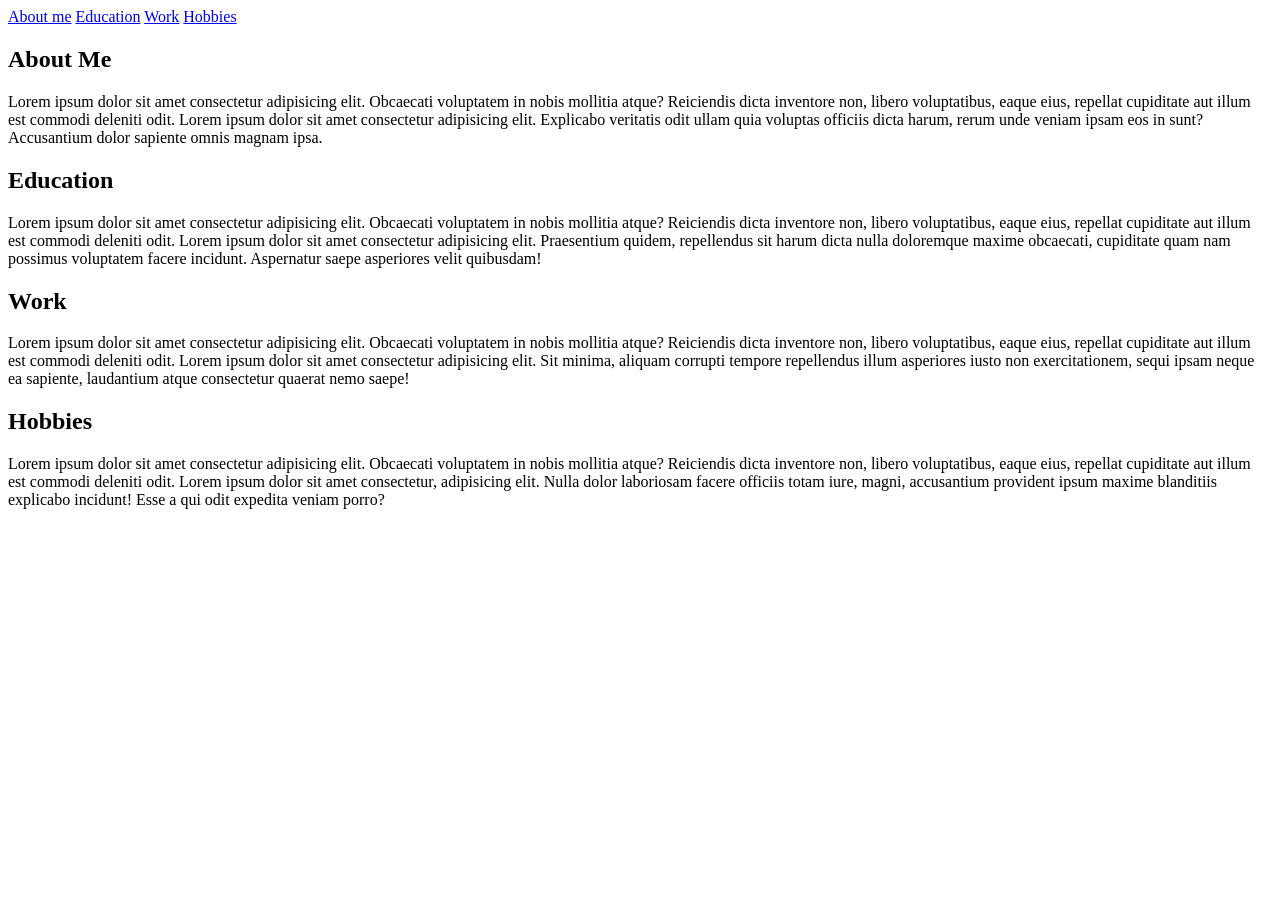
<file: index.html>
<!DOCTYPE html>
<html lang="en">
<head>
    <meta charset="UTF-8">
    <meta name="viewport" content="width=device-width, initial-scale=1.0">
    <title>Bohdan Fedorchuck</title>
</head>
<body>
    <nav>
        <a href="#about">About me</a>
        <a href="#education">Education</a>
        <a href="#work">Work</a>
        <a href="#hobbies">Hobbies</a>
    </nav>
    
    <main>
        <article>
            <h2 id="about">About Me</h2>
            <section>
                Lorem ipsum dolor sit amet consectetur adipisicing elit. Obcaecati voluptatem in nobis mollitia atque? Reiciendis dicta inventore non, libero voluptatibus, eaque eius, repellat cupiditate aut illum est commodi deleniti odit.
                Lorem ipsum dolor sit amet consectetur adipisicing elit. Explicabo veritatis odit ullam quia voluptas officiis dicta harum, rerum unde veniam ipsam eos in sunt? Accusantium dolor sapiente omnis magnam ipsa.
            </section>

            <h2 id="education">Education</h2>
            <section>
                Lorem ipsum dolor sit amet consectetur adipisicing elit. Obcaecati voluptatem in nobis mollitia atque? Reiciendis dicta inventore non, libero voluptatibus, eaque eius, repellat cupiditate aut illum est commodi deleniti odit.
                Lorem ipsum dolor sit amet consectetur adipisicing elit. Praesentium quidem, repellendus sit harum dicta nulla doloremque maxime obcaecati, cupiditate quam nam possimus voluptatem facere incidunt. Aspernatur saepe asperiores velit quibusdam!
            </section>

            <h2 id="work">Work</h2>
            <section>
                Lorem ipsum dolor sit amet consectetur adipisicing elit. Obcaecati voluptatem in nobis mollitia atque? Reiciendis dicta inventore non, libero voluptatibus, eaque eius, repellat cupiditate aut illum est commodi deleniti odit.
                Lorem ipsum dolor sit amet consectetur adipisicing elit. Sit minima, aliquam corrupti tempore repellendus illum asperiores iusto non exercitationem, sequi ipsam neque ea sapiente, laudantium atque consectetur quaerat nemo saepe!
            </section>

            <h2 id="hobbies">Hobbies</h2>
            <section>
                Lorem ipsum dolor sit amet consectetur adipisicing elit. Obcaecati voluptatem in nobis mollitia atque? Reiciendis dicta inventore non, libero voluptatibus, eaque eius, repellat cupiditate aut illum est commodi deleniti odit.
                Lorem ipsum dolor sit amet consectetur, adipisicing elit. Nulla dolor laboriosam facere officiis totam iure, magni, accusantium provident ipsum maxime blanditiis explicabo incidunt! Esse a qui odit expedita veniam porro?
            </section>
        </article>
    </main>
</body>
</html>
</file>
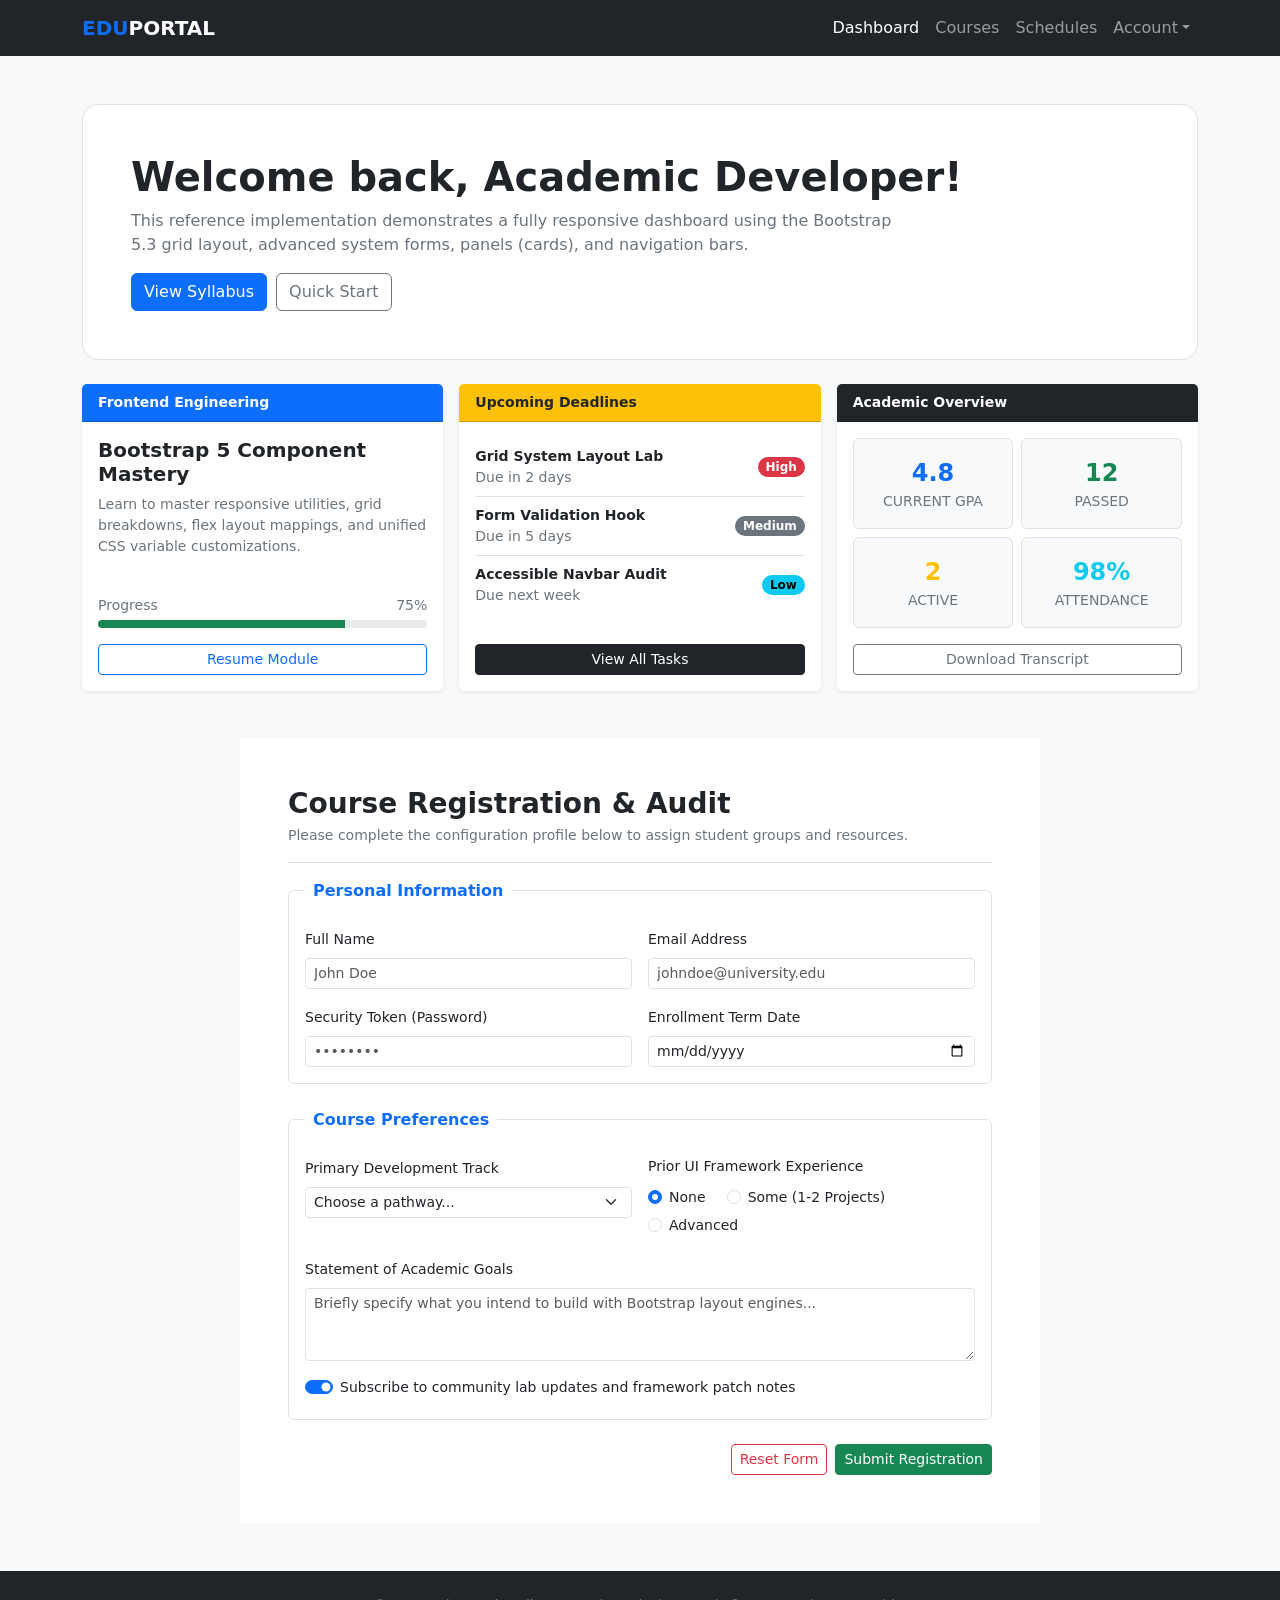
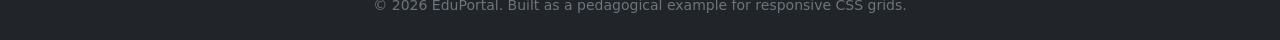
<file: Bootstrap/index.html>
<!DOCTYPE html>
<html lang="en">
<head>
  <meta charset="UTF-8">
  <meta name="viewport" content="width=device-width, initial-scale=1">
  <title>EduPortal</title>
  <link href="https://cdn.jsdelivr.net/npm/bootstrap@5.3.3/dist/css/bootstrap.min.css" rel="stylesheet">
  <style>
    .card.h-100 {
      transition: transform .25s ease, box-shadow .25s ease;
    }
    .card.h-100:hover {
      transform: translateY(-6px);
      box-shadow: 0 .75rem 1.5rem rgba(0, 0, 0, .15) !important;
    }
    @media (prefers-reduced-motion: reduce) {
      .card.h-100 { transition: none; }
      .card.h-100:hover { transform: none; }
    }
  </style>
</head>
<body class="bg-light d-flex flex-column min-vh-100">

  <!-- Navbar -->
  <nav class="navbar navbar-expand-md navbar-dark bg-dark">
    <div class="container">
      <a class="navbar-brand fw-bold" href="#"><span class="text-primary">EDU</span>PORTAL</a>
      <button class="navbar-toggler" type="button" data-bs-toggle="collapse" data-bs-target="#mainNav"
              aria-controls="mainNav" aria-expanded="false" aria-label="Toggle navigation">
        <span class="navbar-toggler-icon"></span>
      </button>
      <div class="collapse navbar-collapse" id="mainNav">
        <ul class="navbar-nav ms-auto">
          <li class="nav-item"><a class="nav-link active" aria-current="page" href="#">Dashboard</a></li>
          <li class="nav-item"><a class="nav-link" href="#">Courses</a></li>
          <li class="nav-item"><a class="nav-link" href="#">Schedules</a></li>
          <li class="nav-item dropdown">
            <a class="nav-link dropdown-toggle" href="#" role="button" data-bs-toggle="dropdown" aria-expanded="false">Account</a>
            <ul class="dropdown-menu dropdown-menu-end">
              <li><a class="dropdown-item" href="#">Profile</a></li>
              <li><a class="dropdown-item" href="#">Settings</a></li>
              <li><hr class="dropdown-divider"></li>
              <li><a class="dropdown-item" href="#">Log out</a></li>
            </ul>
          </li>
        </ul>
      </div>
    </div>
  </nav>

  <main class="flex-grow-1">
    <div class="container py-5">

      <!-- Hero -->
      <section class="p-4 p-md-5 mb-4 bg-white border rounded-4">
        <h1 class="display-6 fw-bold">Welcome back, Academic Developer!</h1>
        <p class="text-secondary col-lg-9">
          This reference implementation demonstrates a fully responsive dashboard using the Bootstrap 5.3
          grid layout, advanced system forms, panels (cards), and navigation bars.
        </p>
        <a href="#" class="btn btn-primary me-1">View Syllabus</a>
        <a href="#" class="btn btn-outline-secondary">Quick Start</a>
      </section>

      <!-- Cards -->
      <div class="row g-3 mb-5">
        <div class="col-12 col-md-4">
          <div class="card h-100 border-0 shadow-sm">
            <div class="card-header bg-primary text-white fw-semibold small">Frontend Engineering</div>
            <div class="card-body d-flex flex-column">
              <h5 class="card-title fw-bold">Bootstrap 5 Component Mastery</h5>
              <p class="card-text text-secondary small">
                Learn to master responsive utilities, grid breakdowns, flex layout mappings, and unified CSS variable customizations.
              </p>
              <div class="mt-auto">
                <div class="d-flex justify-content-between small text-secondary mb-1">
                  <span>Progress</span><span>75%</span>
                </div>
                <div class="progress mb-3" style="height: 8px;">
                  <div class="progress-bar bg-success" role="progressbar" style="width: 75%;"
                       aria-valuenow="75" aria-valuemin="0" aria-valuemax="100"></div>
                </div>
                <a href="#" class="btn btn-outline-primary btn-sm w-100">Resume Module</a>
              </div>
            </div>
          </div>
        </div>

        <div class="col-12 col-md-4">
          <div class="card h-100 border-0 shadow-sm">
            <div class="card-header bg-warning fw-semibold small">Upcoming Deadlines</div>
            <div class="card-body d-flex flex-column">
              <ul class="list-group list-group-flush mb-3">
                <li class="list-group-item d-flex justify-content-between align-items-center px-0">
                  <div><div class="fw-semibold small">Grid System Layout Lab</div><div class="text-secondary small">Due in 2 days</div></div>
                  <span class="badge rounded-pill text-bg-danger">High</span>
                </li>
                <li class="list-group-item d-flex justify-content-between align-items-center px-0">
                  <div><div class="fw-semibold small">Form Validation Hook</div><div class="text-secondary small">Due in 5 days</div></div>
                  <span class="badge rounded-pill text-bg-secondary">Medium</span>
                </li>
                <li class="list-group-item d-flex justify-content-between align-items-center px-0">
                  <div><div class="fw-semibold small">Accessible Navbar Audit</div><div class="text-secondary small">Due next week</div></div>
                  <span class="badge rounded-pill text-bg-info">Low</span>
                </li>
              </ul>
              <a href="#" class="btn btn-dark btn-sm w-100 mt-auto">View All Tasks</a>
            </div>
          </div>
        </div>

        <div class="col-12 col-md-4">
          <div class="card h-100 border-0 shadow-sm">
            <div class="card-header bg-dark text-white fw-semibold small">Academic Overview</div>
            <div class="card-body d-flex flex-column">
              <div class="row g-2 text-center mb-3">
                <div class="col-6"><div class="border rounded bg-light py-3">
                  <div class="fs-4 fw-bold text-primary">4.8</div><div class="text-secondary text-uppercase small">Current GPA</div></div></div>
                <div class="col-6"><div class="border rounded bg-light py-3">
                  <div class="fs-4 fw-bold text-success">12</div><div class="text-secondary text-uppercase small">Passed</div></div></div>
                <div class="col-6"><div class="border rounded bg-light py-3">
                  <div class="fs-4 fw-bold text-warning">2</div><div class="text-secondary text-uppercase small">Active</div></div></div>
                <div class="col-6"><div class="border rounded bg-light py-3">
                  <div class="fs-4 fw-bold text-info">98%</div><div class="text-secondary text-uppercase small">Attendance</div></div></div>
              </div>
              <a href="#" class="btn btn-outline-secondary btn-sm w-100 mt-auto">Download Transcript</a>
            </div>
          </div>
        </div>
      </div>

      <!-- Form -->
      <section class="bg-white p-4 p-md-5 mx-auto" style="max-width: 800px;">
        <h2 class="h3 fw-bold mb-1">Course Registration &amp; Audit</h2>
        <p class="text-secondary small border-bottom pb-3">
          Please complete the configuration profile below to assign student groups and resources.
        </p>

        <form>
          <fieldset class="border rounded p-3 mb-4">
            <legend class="float-none w-auto px-2 fs-6 fw-semibold text-primary">Personal Information</legend>
            <div class="row g-3">
              <div class="col-12 col-md-6">
                <label for="fullName" class="form-label small">Full Name</label>
                <input type="text" class="form-control form-control-sm" id="fullName" placeholder="John Doe">
              </div>
              <div class="col-12 col-md-6">
                <label for="email" class="form-label small">Email Address</label>
                <input type="email" class="form-control form-control-sm" id="email" placeholder="johndoe@university.edu">
              </div>
              <div class="col-12 col-md-6">
                <label for="token" class="form-label small">Security Token (Password)</label>
                <input type="password" class="form-control form-control-sm" id="token" placeholder="••••••••">
              </div>
              <div class="col-12 col-md-6">
                <label for="termDate" class="form-label small">Enrollment Term Date</label>
                <input type="date" class="form-control form-control-sm" id="termDate">
              </div>
            </div>
          </fieldset>

          <fieldset class="border rounded p-3 mb-4">
            <legend class="float-none w-auto px-2 fs-6 fw-semibold text-primary">Course Preferences</legend>
            <div class="row g-3">
              <div class="col-12 col-md-6">
                <label for="track" class="form-label small">Primary Development Track</label>
                <select class="form-select form-select-sm" id="track">
                  <option selected>Choose a pathway...</option>
                  <option>Frontend Engineering</option>
                  <option>Backend Engineering</option>
                  <option>Full-Stack Development</option>
                </select>
              </div>
              <div class="col-12 col-md-6">
                <div class="form-label small">Prior UI Framework Experience</div>
                <div class="form-check form-check-inline small">
                  <input class="form-check-input" type="radio" name="exp" id="exp1" checked>
                  <label class="form-check-label" for="exp1">None</label>
                </div>
                <div class="form-check form-check-inline small">
                  <input class="form-check-input" type="radio" name="exp" id="exp2">
                  <label class="form-check-label" for="exp2">Some (1-2 Projects)</label>
                </div>
                <div class="form-check form-check-inline small">
                  <input class="form-check-input" type="radio" name="exp" id="exp3">
                  <label class="form-check-label" for="exp3">Advanced</label>
                </div>
              </div>
              <div class="col-12">
                <label for="goals" class="form-label small">Statement of Academic Goals</label>
                <textarea class="form-control form-control-sm" id="goals" rows="3"
                          placeholder="Briefly specify what you intend to build with Bootstrap layout engines..."></textarea>
              </div>
              <div class="col-12">
                <div class="form-check form-switch small">
                  <input class="form-check-input" type="checkbox" role="switch" id="subscribe" checked>
                  <label class="form-check-label" for="subscribe">Subscribe to community lab updates and framework patch notes</label>
                </div>
              </div>
            </div>
          </fieldset>

          <div class="d-flex justify-content-end gap-2">
            <button type="reset" class="btn btn-outline-danger btn-sm">Reset Form</button>
            <button type="submit" class="btn btn-success btn-sm">Submit Registration</button>
          </div>
        </form>
      </section>

    </div>
  </main>

  <!-- Footer -->
  <footer class="bg-dark text-secondary text-center small py-4">
    <div class="container">&copy; 2026 EduPortal. Built as a pedagogical example for responsive CSS grids.</div>
  </footer>

  <script src="https://cdn.jsdelivr.net/npm/bootstrap@5.3.3/dist/js/bootstrap.bundle.min.js"></script>
</body>
</html>
</file>
